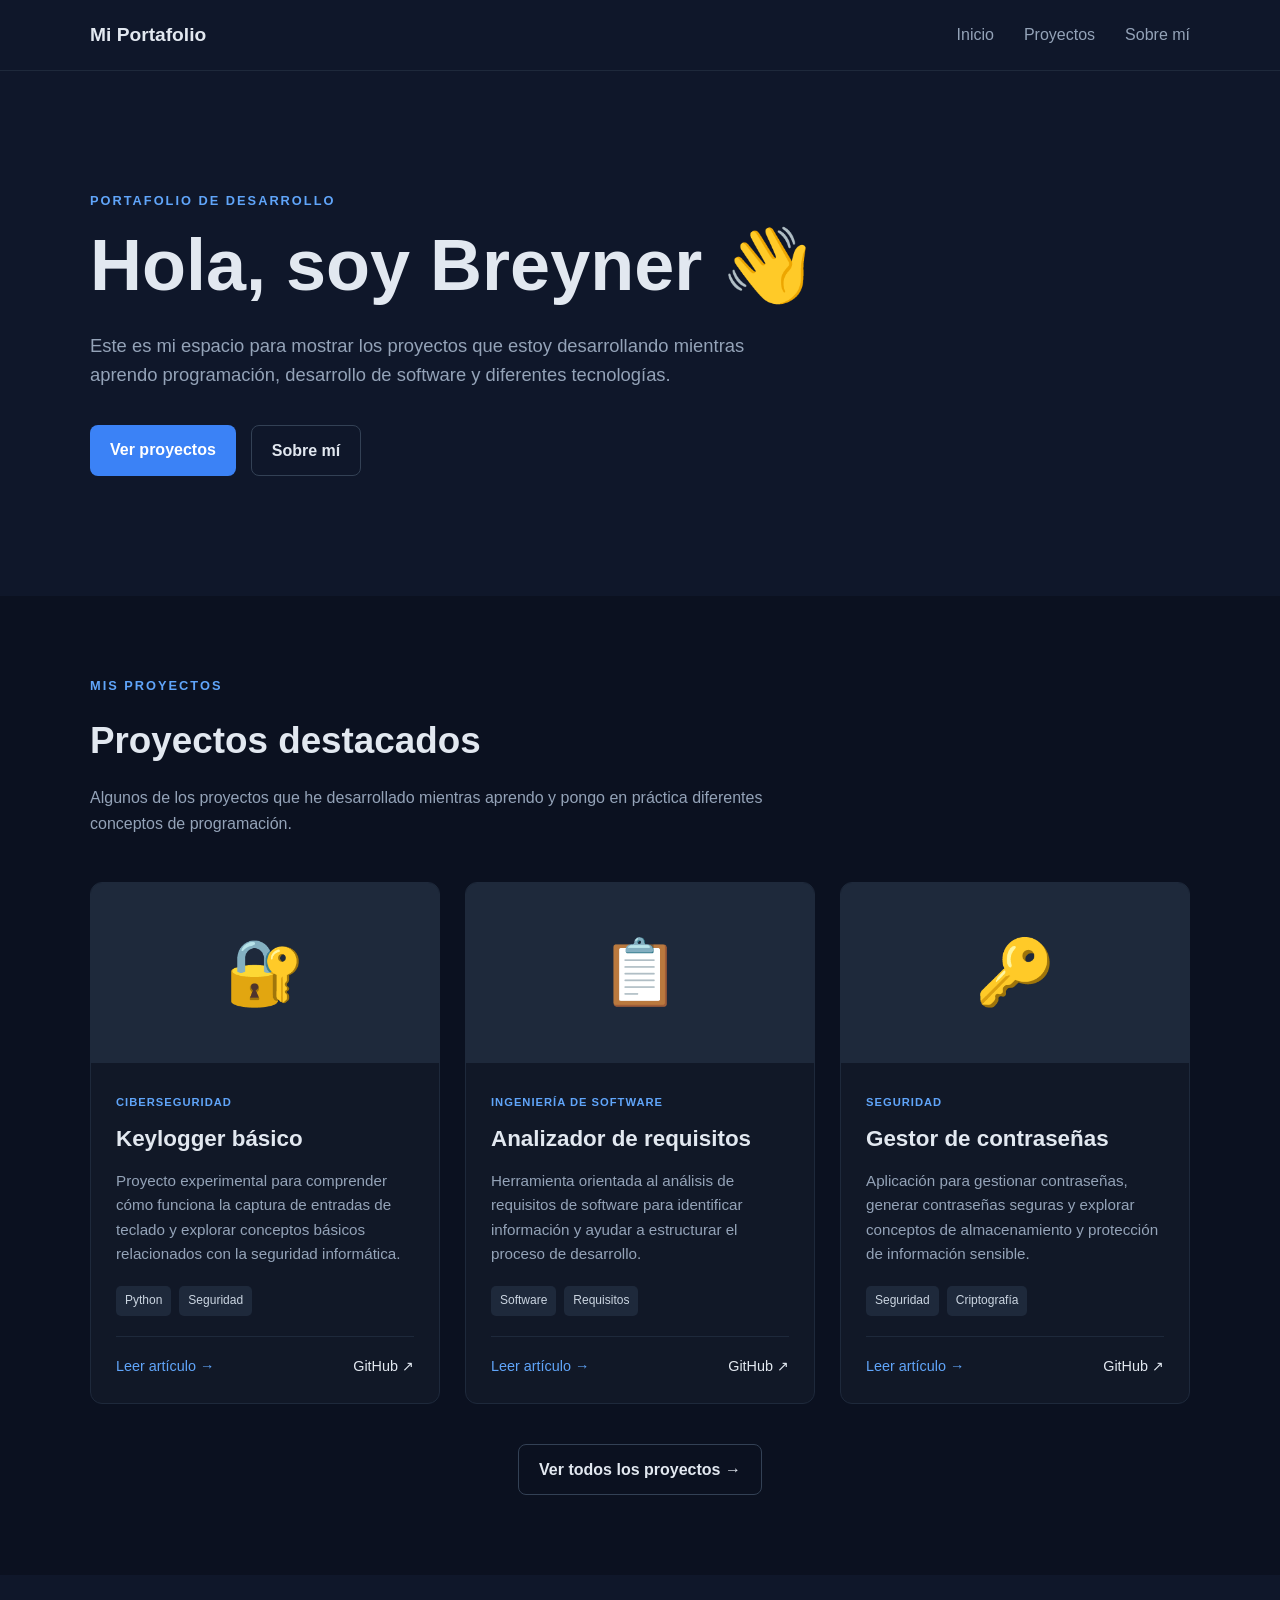
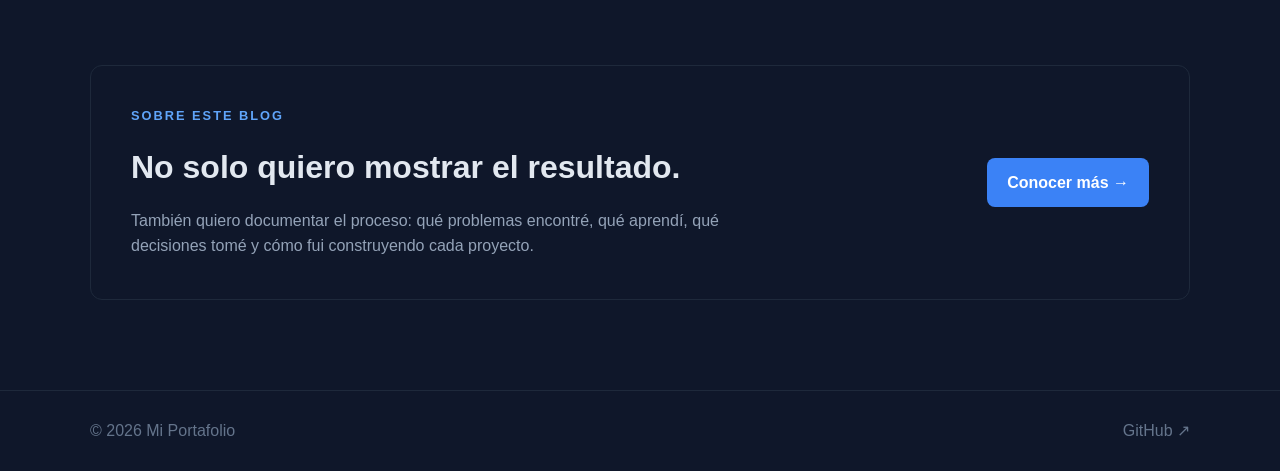
<file: index.html>
<!DOCTYPE html>
<html lang="es">
<head>
    <meta charset="UTF-8">
    <meta name="viewport" content="width=device-width, initial-scale=1.0">

    <title>Mi Portafolio</title>

    <link rel="stylesheet" href="css/styles.css">
</head>

<body>

    <!-- Navegación -->
    <header class="navbar">
        <div class="container nav-content">

            <a href="index.html" class="logo">
                Mi Portafolio
            </a>

            <nav>
                <a href="index.html">Inicio</a>
                <a href="proyectos.html">Proyectos</a>
                <a href="sobre-mi.html">Sobre mí</a>
            </nav>

        </div>
    </header>


    <!-- Presentación -->
    <main>

        <section class="hero">

            <div class="container">

                <p class="hero-tag">
                    PORTAFOLIO DE DESARROLLO
                </p>

                <h1>
                    Hola, soy Breyner 👋
                </h1>

                <p class="hero-description">
                    Este es mi espacio para mostrar los proyectos que estoy
                    desarrollando mientras aprendo programación, desarrollo
                    de software y diferentes tecnologías.
                </p>

                <div class="hero-buttons">

                    <a href="proyectos.html" class="button primary">
                        Ver proyectos
                    </a>

                    <a href="sobre-mi.html" class="button secondary">
                        Sobre mí
                    </a>

                </div>

            </div>

        </section>


        <!-- Proyectos destacados -->
        <section class="projects">

            <div class="container">

                <div class="section-header">

                    <p class="section-tag">
                        MIS PROYECTOS
                    </p>

                    <h2>
                        Proyectos destacados
                    </h2>

                    <p>
                        Algunos de los proyectos que he desarrollado
                        mientras aprendo y pongo en práctica diferentes
                        conceptos de programación.
                    </p>

                </div>


                <div class="project-grid">


                    <!-- Proyecto 1 -->
                    <article class="project-card">

                        <div class="project-image">
                            <span>🔐</span>
                        </div>

                        <div class="project-content">

                            <span class="project-category">
                                CIBERSEGURIDAD
                            </span>

                            <h3>
                                Keylogger básico
                            </h3>

                            <p>
                                Proyecto experimental para comprender cómo
                                funciona la captura de entradas de teclado
                                y explorar conceptos básicos relacionados
                                con la seguridad informática.
                            </p>

                            <div class="tags">
                                <span>Python</span>
                                <span>Seguridad</span>
                            </div>

                            <div class="project-links">

                                <a href="articulos/keylogger.html">
                                    Leer artículo →
                                </a>

                                <a href="https://github.com/BreyMene/KeyLogger"
                                   target="_blank">
                                    GitHub ↗
                                </a>

                            </div>

                        </div>

                    </article>


                    <!-- Proyecto 2 -->
                    <article class="project-card">

                        <div class="project-image">
                            <span>📋</span>
                        </div>

                        <div class="project-content">

                            <span class="project-category">
                                INGENIERÍA DE SOFTWARE
                            </span>

                            <h3>
                                Analizador de requisitos
                            </h3>

                            <p>
                                Herramienta orientada al análisis de
                                requisitos de software para identificar
                                información y ayudar a estructurar el
                                proceso de desarrollo.
                            </p>

                            <div class="tags">
                                <span>Software</span>
                                <span>Requisitos</span>
                            </div>

                            <div class="project-links">

                                <a href="articulos/analizador-requisitos.html">
                                    Leer artículo →
                                </a>

                                <a href="https://github.com/BreyMene/LLM-Requirements"
                                   target="_blank">
                                    GitHub ↗
                                </a>

                            </div>

                        </div>

                    </article>


                    <!-- Proyecto 3 -->
                    <article class="project-card">

                        <div class="project-image">
                            <span>🔑</span>
                        </div>

                        <div class="project-content">

                            <span class="project-category">
                                SEGURIDAD
                            </span>

                            <h3>
                                Gestor de contraseñas
                            </h3>

                            <p>
                                Aplicación para gestionar contraseñas,
                                generar contraseñas seguras y explorar
                                conceptos de almacenamiento y protección
                                de información sensible.
                            </p>

                            <div class="tags">
                                <span>Seguridad</span>
                                <span>Criptografía</span>
                            </div>

                            <div class="project-links">

                                <a href="articulos/gestor-contrasenas.html">
                                    Leer artículo → 
                                </a>

                                <a href="https://github.com/BreyMene/Password-Manager"
                                   target="_blank">
                                    GitHub ↗
                                </a> 

                            </div>

                        </div>

                    </article>

                </div>


                <div class="all-projects">

                    <a href="proyectos.html" class="button secondary">
                        Ver todos los proyectos →
                    </a>

                </div>

            </div>

        </section>


        <!-- Sección final -->
        <section class="about-preview">

            <div class="container">

                <div class="about-box">

                    <div>

                        <p class="section-tag">
                            SOBRE ESTE BLOG
                        </p>

                        <h2>
                            No solo quiero mostrar el resultado.
                        </h2>

                        <p>
                            También quiero documentar el proceso: qué
                            problemas encontré, qué aprendí, qué decisiones
                            tomé y cómo fui construyendo cada proyecto.
                        </p>

                    </div>

                    <a href="sobre-mi.html" class="button primary">
                        Conocer más →
                    </a>

                </div>

            </div>

        </section>

    </main>


    <!-- Footer -->
    <footer>

        <div class="container footer-content">

            <p>
                © 2026 Mi Portafolio
            </p>

            <a href="https://github.com/BreyMene"
               target="_blank">
                GitHub ↗
            </a>

        </div>

    </footer>

</body>
</html>
</file>
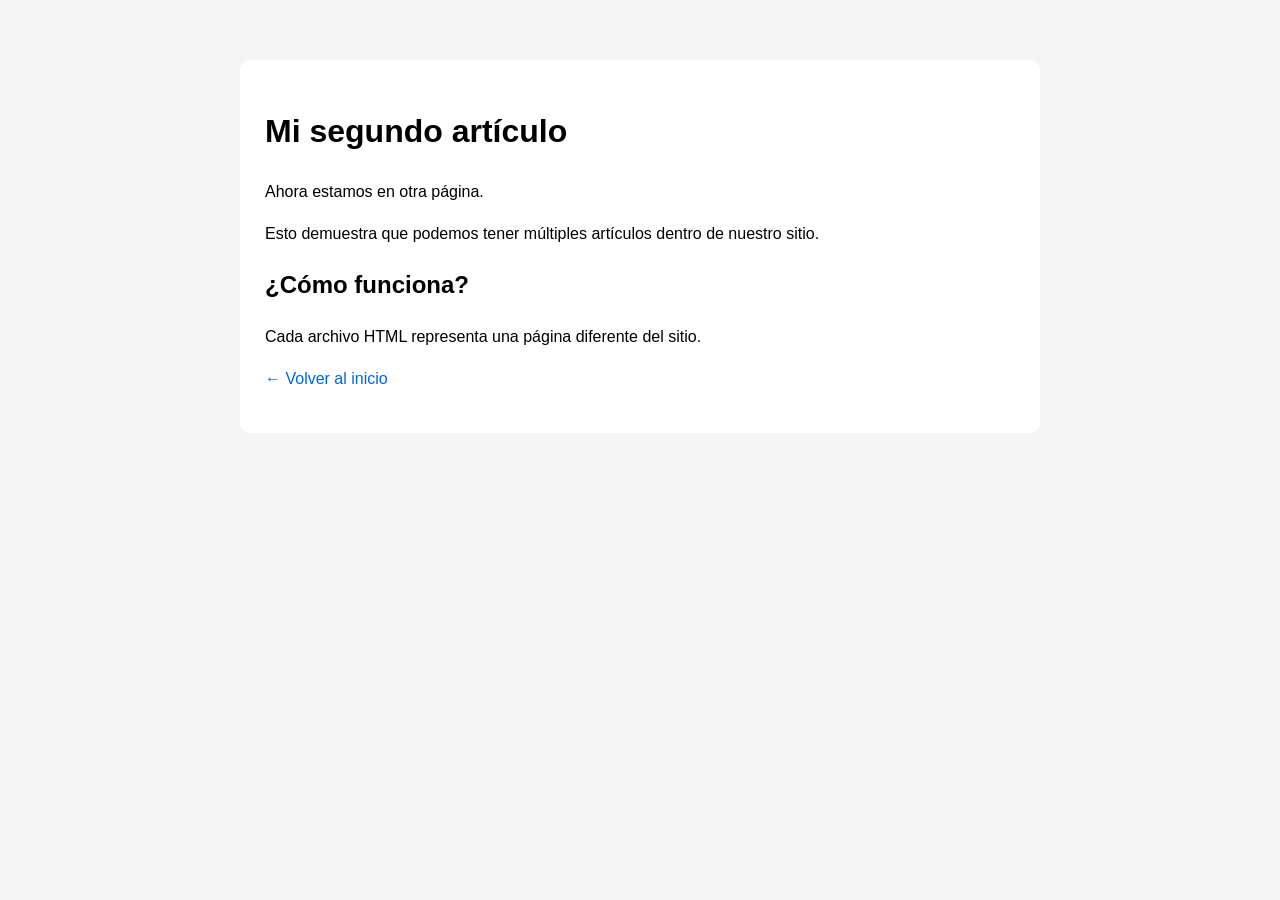
<file: articulo2.html>
<!DOCTYPE html>
<html lang="es">

<head>
    <meta charset="UTF-8">
    <title>Mi segundo artículo</title>

    <style>
        body {
            font-family: Arial, sans-serif;
            max-width: 800px;
            margin: 40px auto;
            padding: 20px;
            line-height: 1.6;
            background-color: #f5f5f5;
        }

        .articulo {
            background: white;
            padding: 25px;
            border-radius: 10px;
        }

        a {
            color: #0366d6;
            text-decoration: none;
        }

        a:hover {
            text-decoration: underline;
        }
    </style>
</head>

<body>

    <div class="articulo">

        <h1>Mi segundo artículo</h1>

        <p>
            Ahora estamos en otra página.
        </p>

        <p>
            Esto demuestra que podemos tener múltiples
            artículos dentro de nuestro sitio.
        </p>

        <h2>¿Cómo funciona?</h2>

        <p>
            Cada archivo HTML representa una página
            diferente del sitio.
        </p>

        <p>
            <a href="index.html">
                ← Volver al inicio
            </a>
        </p>

    </div>

</body>
</html>
</file>
<file: css/styles.css>
/* ========================================
   CONFIGURACIÓN GENERAL
======================================== */

* {
    margin: 0;
    padding: 0;
    box-sizing: border-box;
}

html {
    scroll-behavior: smooth;
}

body {
    font-family: Arial, Helvetica, sans-serif;
    background: #0f172a;
    color: #e2e8f0;
    line-height: 1.6;
}

a {
    color: inherit;
    text-decoration: none;
}

.container {
    width: min(1100px, 90%);
    margin: 0 auto;
}


/* ========================================
   NAVEGACIÓN
======================================== */

.navbar {
    border-bottom: 1px solid #1e293b;
    background: #0f172a;
}

.nav-content {
    min-height: 70px;

    display: flex;
    align-items: center;
    justify-content: space-between;
}

.logo {
    font-size: 1.2rem;
    font-weight: bold;
}

nav {
    display: flex;
    gap: 30px;
}

nav a {
    color: #94a3b8;
    transition: 0.2s;
}

nav a:hover {
    color: white;
}


/* ========================================
   HERO
======================================== */

.hero {
    padding: 120px 0;
}

.hero-tag,
.section-tag {
    color: #60a5fa;
    font-size: 0.8rem;
    font-weight: bold;
    letter-spacing: 2px;
    margin-bottom: 15px;
}

.hero h1 {
    font-size: clamp(2.5rem, 6vw, 4.5rem);
    line-height: 1.1;
    margin-bottom: 25px;
    max-width: 800px;
}

.hero-description {
    color: #94a3b8;
    font-size: 1.15rem;
    max-width: 700px;
    margin-bottom: 35px;
}


/* ========================================
   BOTONES
======================================== */

.hero-buttons {
    display: flex;
    gap: 15px;
    flex-wrap: wrap;
}

.button {
    display: inline-block;
    padding: 12px 20px;
    border-radius: 8px;
    font-weight: bold;
    transition: 0.2s;
}

.button:hover {
    transform: translateY(-2px);
}

.primary {
    background: #3b82f6;
    color: white;
}

.primary:hover {
    background: #2563eb;
}

.secondary {
    border: 1px solid #334155;
    color: #e2e8f0;
}

.secondary:hover {
    background: #1e293b;
}


/* ========================================
   PROYECTOS
======================================== */

.projects {
    padding: 80px 0;
    background: #0b1120;
}

.section-header {
    max-width: 700px;
    margin-bottom: 45px;
}

.section-header h2 {
    font-size: 2.3rem;
    margin-bottom: 15px;
}

.section-header p:last-child {
    color: #94a3b8;
}


/* ========================================
   TARJETAS
======================================== */

.project-grid {
    display: grid;

    grid-template-columns:
        repeat(3, 1fr);

    gap: 25px;
}

.project-card {
    background: #111827;
    border: 1px solid #1e293b;
    border-radius: 12px;

    overflow: hidden;

    transition: 0.25s;
}

.project-card:hover {
    transform: translateY(-5px);
    border-color: #334155;
}


/* Imagen */

.project-image {
    height: 180px;

    display: flex;
    align-items: center;
    justify-content: center;

    background: #1e293b;

    font-size: 4rem;
}


/* Contenido */

.project-content {
    padding: 25px;
}

.project-category {
    color: #60a5fa;
    font-size: 0.7rem;
    font-weight: bold;
    letter-spacing: 1px;
}

.project-content h3 {
    font-size: 1.4rem;
    margin: 8px 0 12px;
}

.project-content p {
    color: #94a3b8;
    font-size: 0.95rem;
}


/* ========================================
   TAGS
======================================== */

.tags {
    display: flex;
    flex-wrap: wrap;

    gap: 8px;

    margin: 20px 0;
}

.tags span {
    padding: 5px 9px;

    border-radius: 5px;

    background: #1e293b;

    color: #cbd5e1;

    font-size: 0.75rem;
}


/* ========================================
   LINKS DE PROYECTOS
======================================== */

.project-links {
    display: flex;
    justify-content: space-between;

    border-top: 1px solid #1e293b;

    padding-top: 18px;

    font-size: 0.9rem;
}

.project-links a:first-child {
    color: #60a5fa;
}

.project-links a:hover {
    text-decoration: underline;
}


/* ========================================
   TODOS LOS PROYECTOS
======================================== */

.all-projects {
    margin-top: 40px;
    text-align: center;
}


/* ========================================
   SOBRE EL BLOG
======================================== */

.about-preview {
    padding: 90px 0;
}

.about-box {
    border: 1px solid #1e293b;

    border-radius: 12px;

    padding: 40px;

    display: flex;

    align-items: center;

    justify-content: space-between;

    gap: 40px;
}

.about-box h2 {
    font-size: 2rem;
    margin-bottom: 15px;
}

.about-box p:not(.section-tag) {
    color: #94a3b8;
    max-width: 650px;
}


/* ========================================
   FOOTER
======================================== */

footer {
    border-top: 1px solid #1e293b;
}

.footer-content {
    min-height: 80px;

    display: flex;

    align-items: center;

    justify-content: space-between;

    color: #64748b;
}

.footer-content a:hover {
    color: white;
}


/* ========================================
   RESPONSIVE
======================================== */

@media (max-width: 800px) {

    .project-grid {
        grid-template-columns: 1fr;
    }

    .about-box {
        flex-direction: column;
        align-items: flex-start;
    }

}


@media (max-width: 600px) {

    .nav-content {
        flex-direction: column;
        justify-content: center;
        gap: 10px;

        padding: 15px 0;
    }

    nav {
        gap: 15px;
        font-size: 0.9rem;
    }

    .hero {
        padding: 80px 0;
    }

}
</file>
